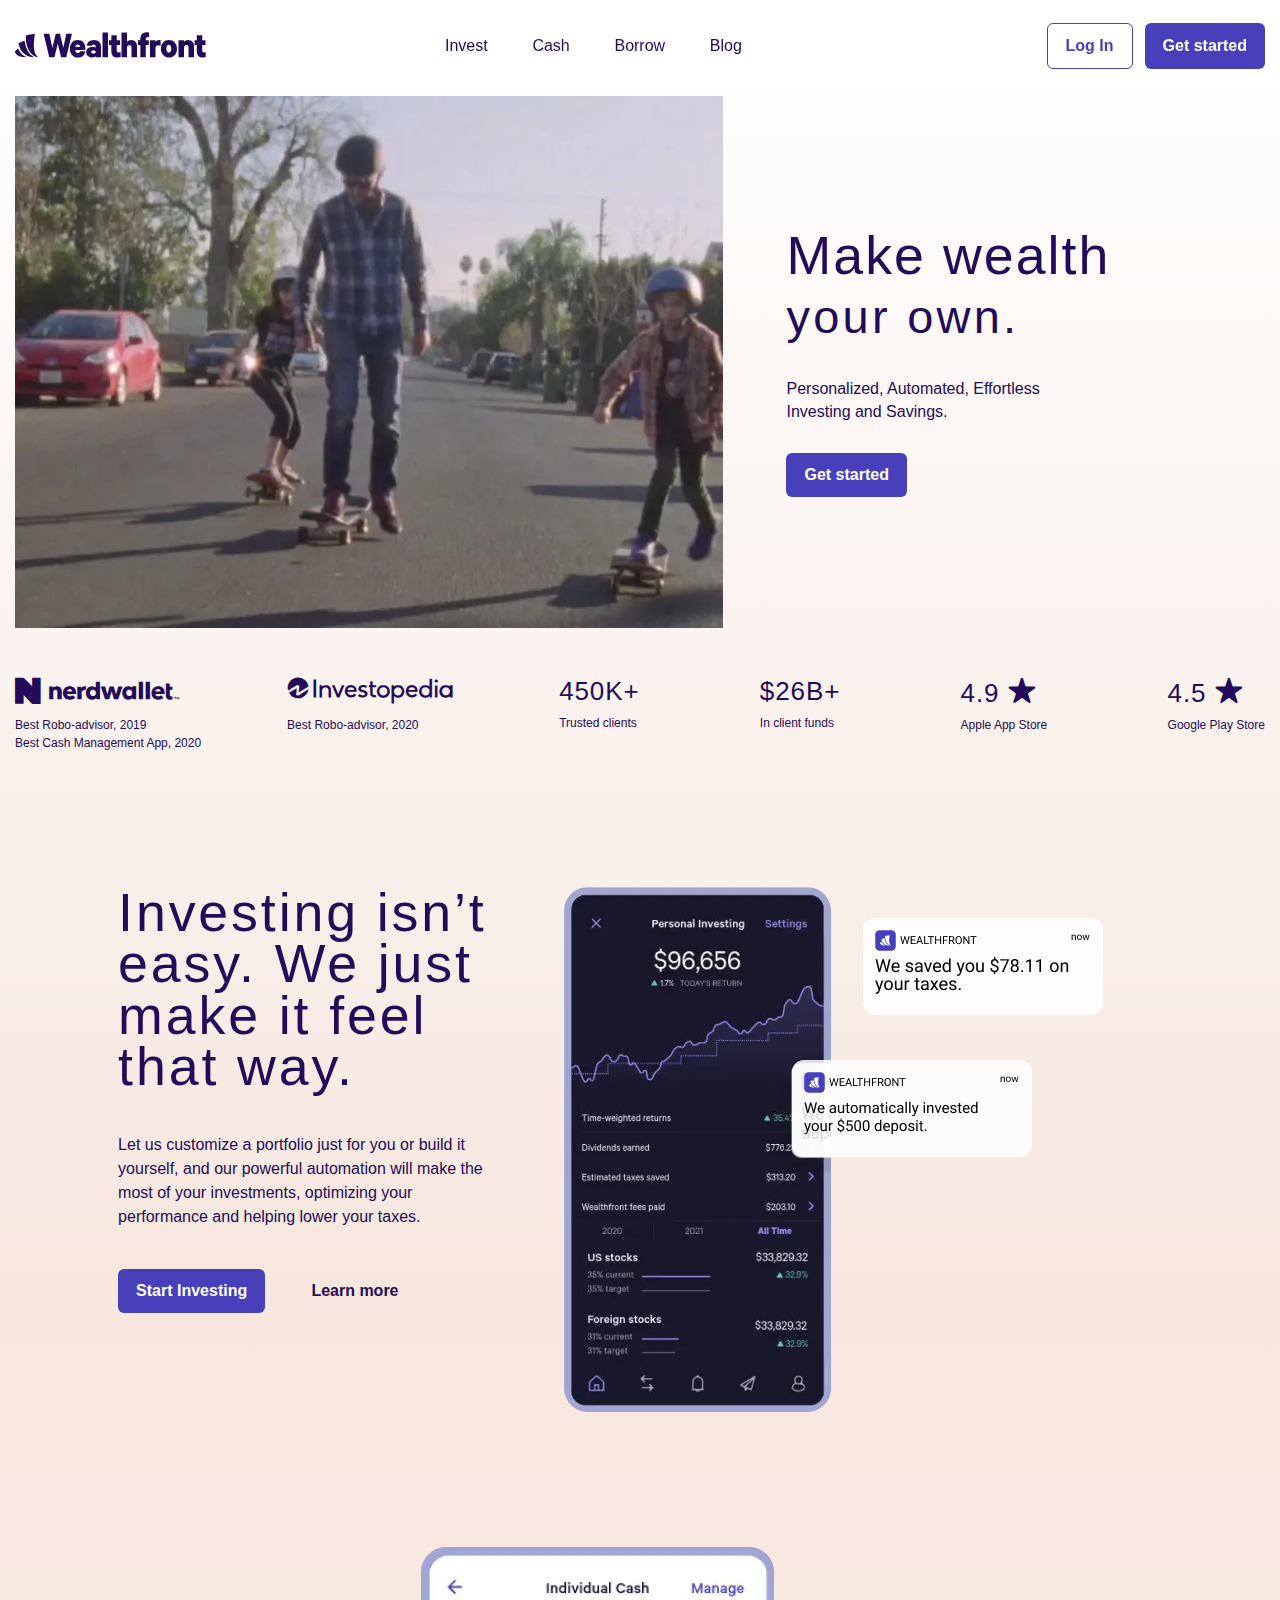
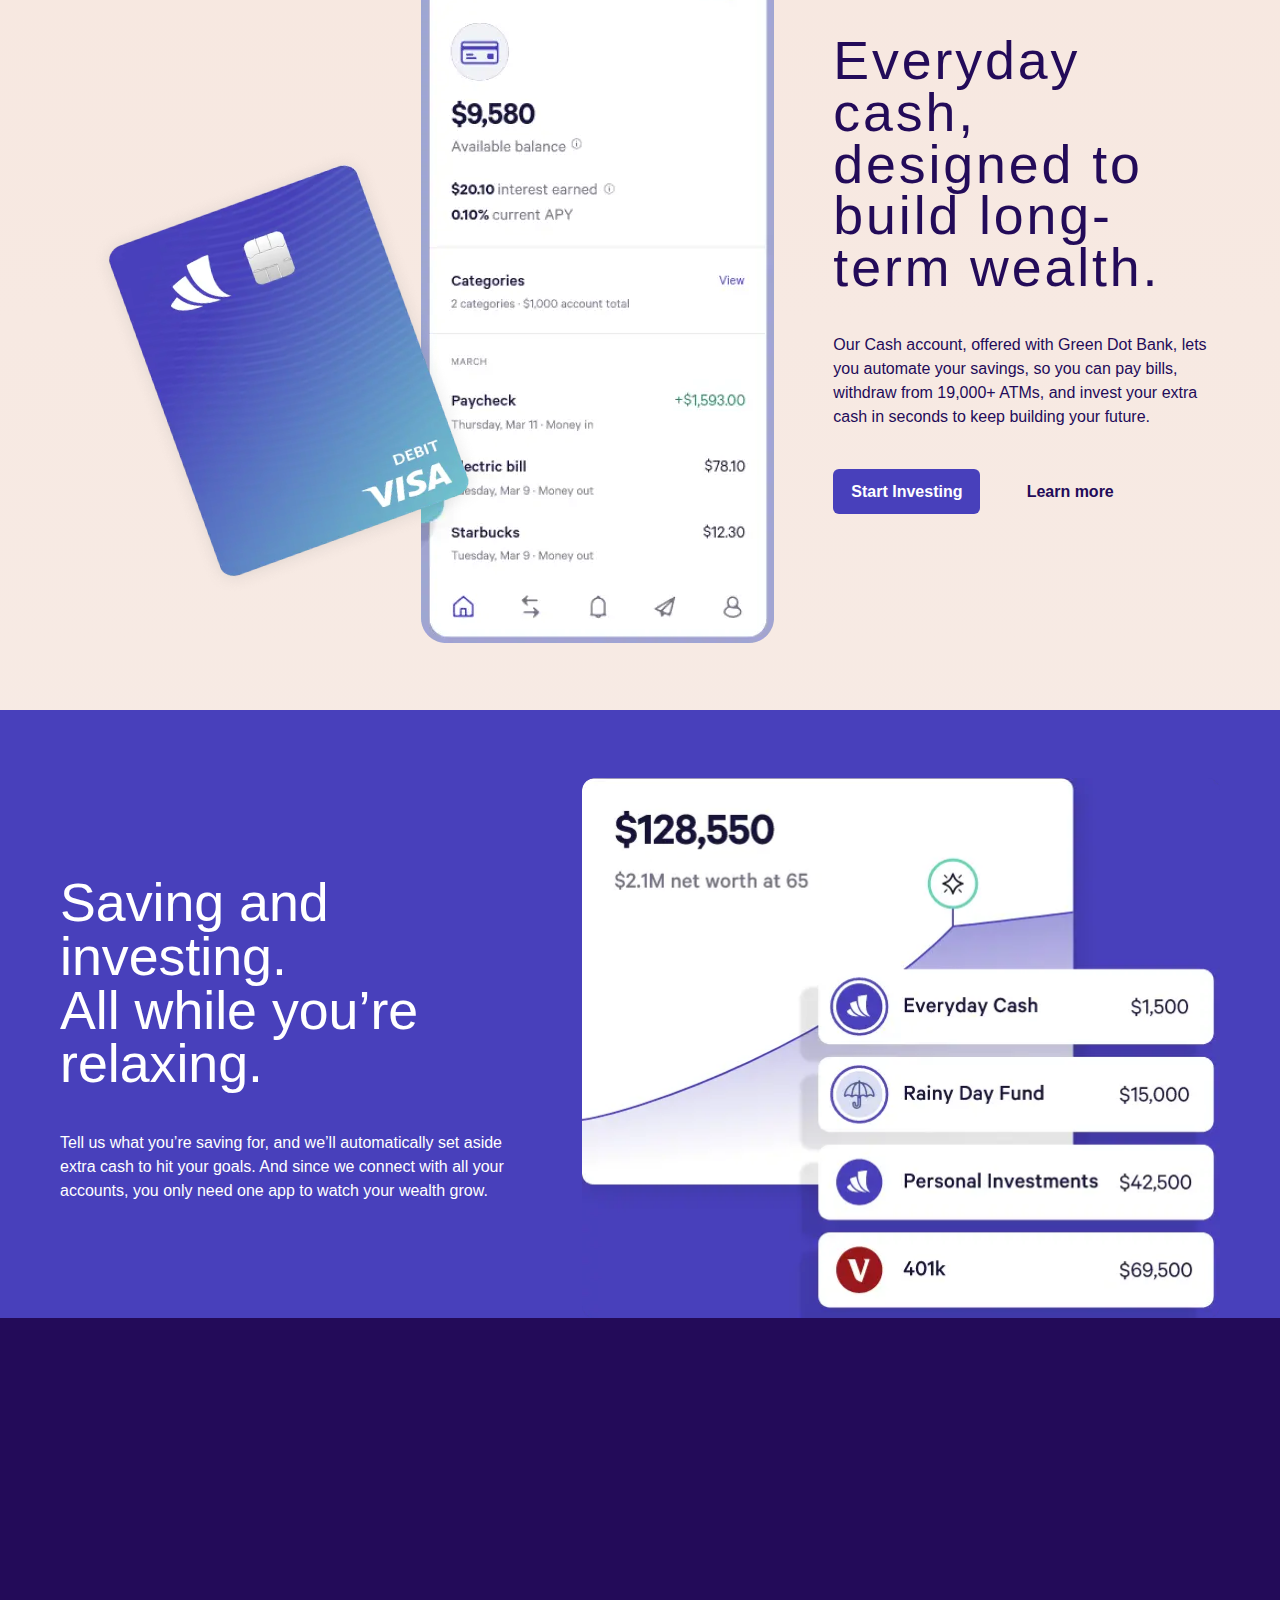
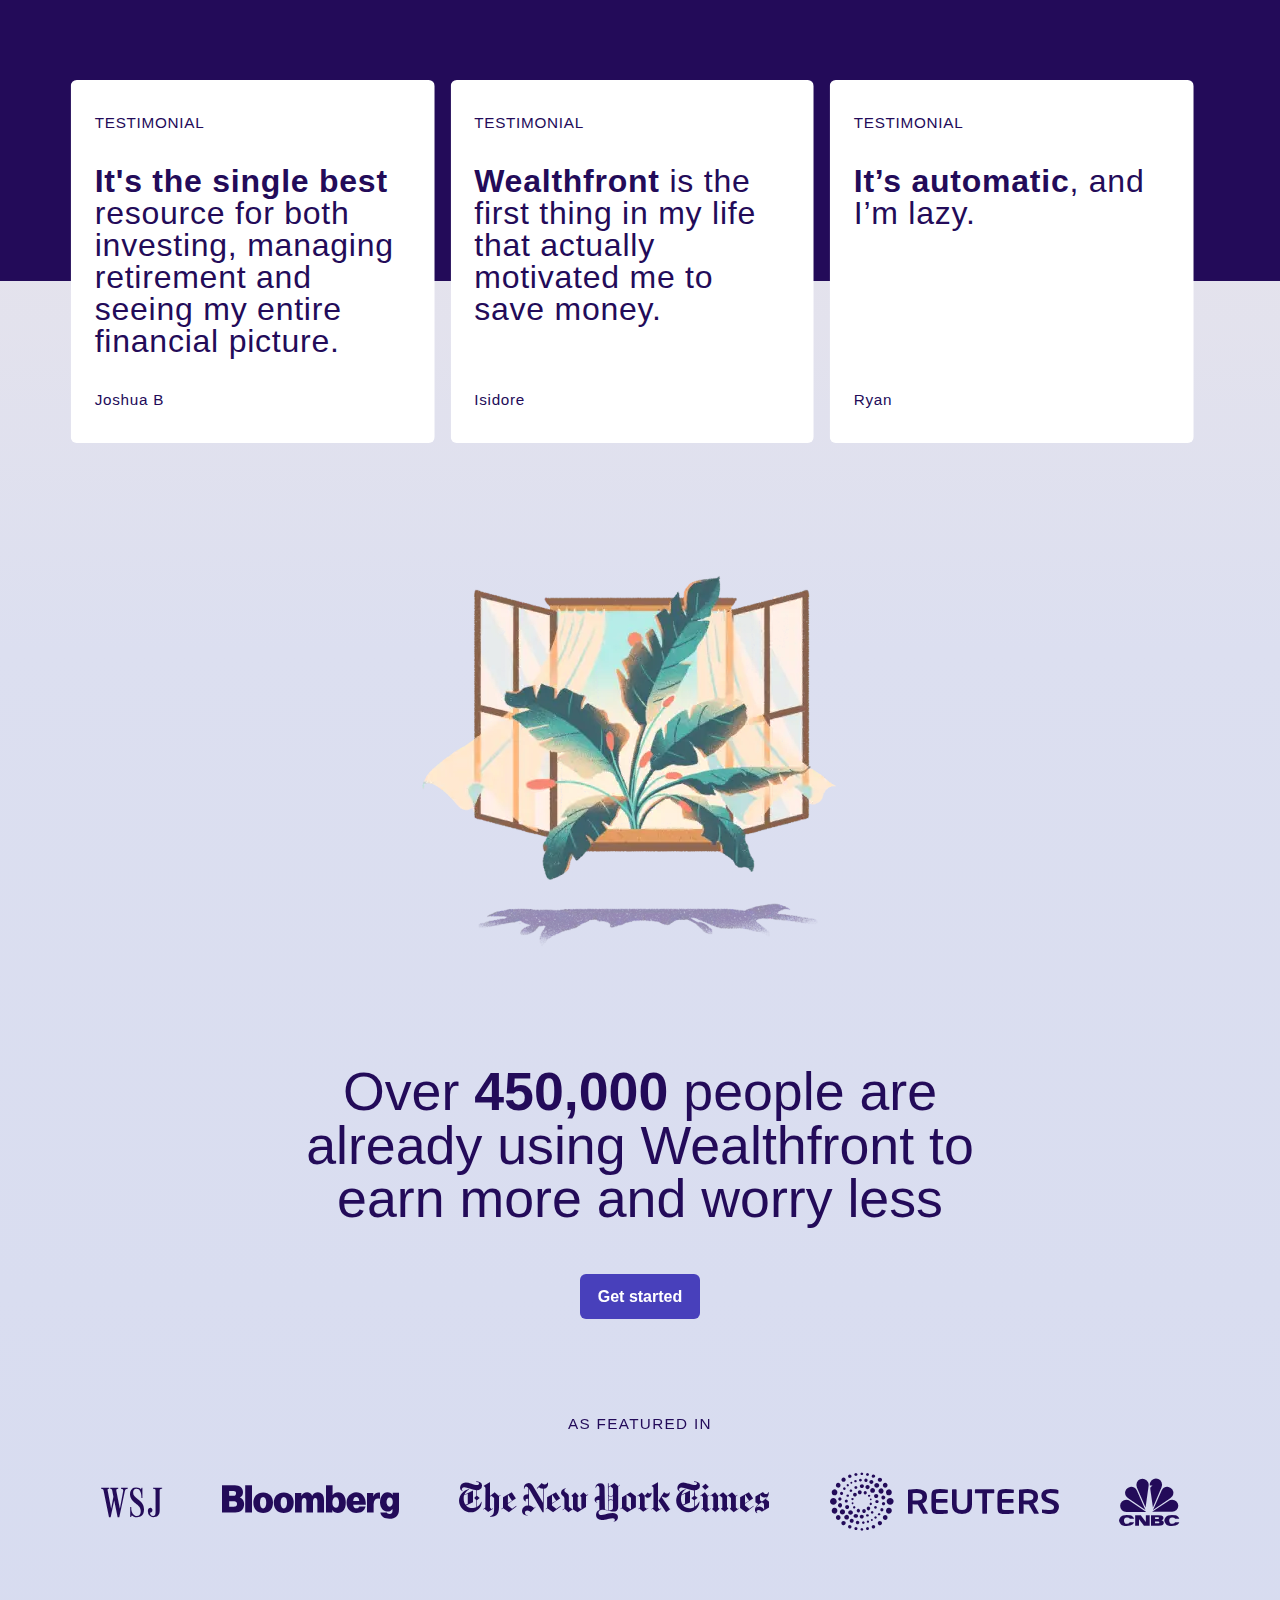
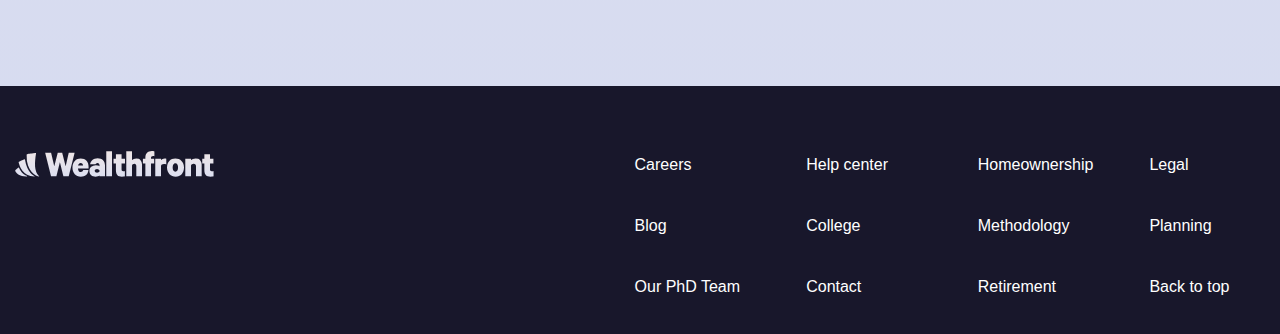
<file: index.html>
<!DOCTYPE html>
<html lang="en">
<head>
	<meta charset="UTF-8">
	<meta http-equiv="X-UA-Compatible" content="IE=edge">
	<meta name="viewport" content="width=device-width, initial-scale=1.0">
	<title>Wealthfront</title>
	<link rel="shortcut icon" href="files/favicon.ico">
	<link rel="stylesheet" href="https://unpkg.com/swiper@8/swiper-bundle.min.css?_v=20230125155638" />
	<link rel="stylesheet" href="css/style.min.css?_v=20230125155638">
</head>

<body>
	<div class="wrapper">
		<header class="header">
	<div class="header__container-xl">
		<div class="header__logo logo">
			<a href="##" class="_icon-logo">
			</a>
		</div>
		<div class="header__menu menu">
			<div class="menu__icon">
				<span></span>
			</div>
			<nav class="menu__body">
				<ul class="menu__list">
					<li><a data-goto=".investing" href="##" class="menu__link">Invest</a></li>
					<li><a data-goto=".cash" href="##" class="menu__link">Cash</a></li>
					<li><a data-goto=".saving" href="##" class="menu__link">Borrow</a></li>
					<li><a data-goto=".testimonial" href="##" class="menu__link">Blog</a></li>
				</ul>
				<div class="menu__btns">
					<a href="##" class="btn menu-btn menu-btn__login ">
						Log In
					</a>
					<a href="##" class="btn btn__get menu-btn menu-btn__get ">
						Get started
					</a>
				</div>
			</nav>
		</div>
	</div>
</header>
		<main class="page">
			<section class="hero">
				<div class="hero__container-xl">
					<div class="hero__preview preview">
						<div class="preview__img">
							<picture><source srcset="img/screen.webp" type="image/webp"><img src="img/screen.jpg" alt=""></picture>
						</div>
						<div class="preview__offer offer">
							<h2 class="offer__title">Make wealth <br> <span>your own.</span></h2>
							<div class="offer__texts">
								<p class="offer__text">
									Personalized, Automated, Effortless
								</p>
								<p class="offer__text">
									Investing and Savings.
								</p>
							</div>
							<a href="##" class="offer__cta btn btn__get">
								Get started
							</a>
						</div>
					</div>
					<div class="hero__info info">
						<div class="info-item nerdwallet">
							<h4 class="info-item__title _icon-nerdwallet"></h4>
							<p class="info-item__text">
								Best Robo-advisor, 2019
							</p>
							<p class="info-item__text">
								Best Cash Management App, 2020
							</p>

						</div>
						<div class="info-item investopedia">
							<h4 class="info-item__title _icon-investopedia"></h4>
							<p class="info-item__text">
								Best Robo-advisor, 2020
							</p>
						</div>
						<div class="info__subwrapper">
							<div class="info-item">
								<h4 class="info-item__title">450<span>K+</span></h4>
								<p class="info-item__text">
									Trusted clients
								</p>
							</div>
							<div class="info-item">
								<h4 class="info-item__title"><span>$</span>26<span>B+</span></h4>
								<p class="info-item__text">
									In client funds
								</p>
							</div>
							<div class="info-item">
								<h4 class="info-item__title _icon-star">4.9</h4>
								<p class="info-item__text">
									Apple App Store
								</p>
							</div>
							<div class="info-item">
								<h4 class="info-item__title _icon-star">4.5</h4>
								<p class="info-item__text">
									Google Play Store
								</p>
							</div>
						</div>
					</div>
				</div>
			</section>
			<section class="investing">
				<div class="investing__container">
					<div class="investing__content">
						<h2 class="investing__title">
							Investing isn’t easy. We just make it feel that way.
						</h2>
						<p class="investing__text">
							Let us customize a portfolio just for you or build it yourself, and our powerful automation will
							make the most of your investments, optimizing your performance and helping lower your taxes.
						</p>
						<div class="investing__btns">
							<a href="##" class="btn btn__get btn__investing">Start Investing</a>
							<a href="##" class="btn btn__more">Learn more</a>
						</div>
					</div>
					<div class="investing__img">
						<picture><source srcset="img/phone.webp" type="image/webp"><img src="img/phone.png" alt=""></picture>
					</div>
				</div>
			</section>
			<section class="cash">
				<div class="investing__container cash__container">
					<div class="investing__img cash__img">
						<picture><source srcset="img/phone2.webp" type="image/webp"><img src="img/phone2.png" alt=""></picture>
					</div>
					<div class="investing__content cash__content">
						<h2 class="investing__title cash__title">
							Everyday cash, designed to build long-term wealth.
						</h2>
						<p class="investing__text cash__text">
							Our Cash account, offered with Green Dot Bank, lets you automate your savings, so you can pay
							bills, withdraw from 19,000+ ATMs, and invest your extra cash in seconds to keep building your
							future.
						</p>
						<div class="investing__btns cash__btns">
							<a href="##" class="btn btn__investing btn__get ">Start Investing</a>
							<a href="##" class="btn btn__more">Learn more</a>
						</div>
						<div class="cash__bg"></div>
					</div>
				</div>
			</section>
			<section class="saving">
				<div class="saving__container">
					<div class="saving__content">
						<h2 class="saving__title">
							Saving and investing. <br> All while you’re relaxing.
						</h2>
						<p class="saving__text">
							Tell us what you’re saving for, and we’ll automatically set aside extra cash to hit your goals. And
							since we connect with all your accounts, you only need one app to watch your wealth grow.
						</p>
					</div>
					<div class="saving__img">
						<picture><source srcset="img/investing.webp" type="image/webp"><img src="img/investing.png" alt=""></picture>
					</div>
				</div>
			</section>
			<section class="testimonial">
				<div class="testimonial__wrapper">
					<div class="testimonial__slider swiper">
						<div class="testimonial__cards swiper-wrapper">
							<div class="testimonial__card swiper-slide">
								<div class="testimonial__contnet">
									<h5 class="testimonial__sub-title">
										testimonial
									</h5>
									<h4 class="testimonial__title">
										<span>It's the single best</span> resource for both investing, managing retirement and
										seeing
										my
										entire
										financial picture.
									</h4>
								</div>
								<h5 class="testimonial__author">
									Joshua B
								</h5>
							</div>
							<div class="testimonial__card swiper-slide">
								<div class="testimonial__contnet">
									<h5 class="testimonial__sub-title">
										testimonial
									</h5>
									<h4 class="testimonial__title">
										<span>Wealthfront</span> is the first thing in my life that actually motivated me to save
										money.
									</h4>
								</div>
								<h5 class="testimonial__author">
									Isidore
								</h5>
							</div>
							<div class="testimonial__card swiper-slide">
								<div class="testimonial__contnet">
									<h5 class="testimonial__sub-title">
										testimonial
									</h5>
									<h4 class="testimonial__title">
										<span>It’s automatic</span>, and I’m lazy.
									</h4>
								</div>
								<h5 class="testimonial__author">
									Ryan
								</h5>
							</div>
						</div>
						<!-- If we need pagination -->
						<div class="testimonial-pagination swiper-pagination"></div>

						<!-- If we need scrollbar -->
						<div class="testimonial-scrollbar swiper-scrollbar">

						</div>
					</div>

				</div>
			</section>
			<section class="trust">
				<div class="trust__container">
					<div class="trust__body">
						<div class="trust__img">
							<picture><source srcset="img/flower.webp" type="image/webp"><img src="img/flower.png" alt=""></picture>
						</div>
						<div class="trust__content">
							<h2 class="trust__title">
								Over <span>450,000</span> people are already using Wealthfront to earn more and worry less
							</h2>
							<div class="trust__btn"><a href="##" class="btn btn__get btn__trust">Get started</a></div>
						</div>
					</div>
					<div class="trust__featured featured">
						<h5 class="featured__sub-title">As featured in</h5>
						<div class="featured__logos">
							<div><a href="##" class="featured__logo _icon-wsj"></a></div>
							<div><a href="##" class="featured__logo _icon-bloomberg"></a></div>
							<div><a href="##" class="featured__logo _icon-times"></a></div>
							<div><a href="##" class="featured__logo _icon-reuters"></a></div>
							<div><a href="##" class="featured__logo _icon-cnbc"></a></div>
						</div>
					</div>
				</div>
			</section>
		</main>
		<footer class="footer">
	<div class="footer__container-xl">
		<div class="footer__content">
			<div class="footer__logo">
				<a href="##" class="logo__footer _icon-logo"></a>
			</div>
			<ul class="footer__menu">
				<li class="footer__list"><a href="##" class="footer__link">
						Careers
					</a></li>
				<li class="footer__list"><a href="##" class="footer__link">
						Help center
					</a></li>
				<li class="footer__list"><a href="##" class="footer__link">
						Homeownership
					</a></li>
				<li class="footer__list"><a href="##" class="footer__link">
						Legal
					</a></li>
				<li class="footer__list"><a href="##" class="footer__link">
						Blog
					</a></li>
				<li class="footer__list"><a href="##" class="footer__link">
						College
					</a></li>
				<li class="footer__list"><a href="##" class="footer__link">
						Methodology
					</a></li>
				<li class="footer__list"><a href="##" class="footer__link">
						Planning
					</a></li>
				<li class="footer__list"><a href="##" class="footer__link">
						Our PhD Team
					</a></li>
				<li class="footer__list"><a href="##" class="footer__link">
						Contact
					</a></li>
				<li class="footer__list"><a href="##" class="footer__link">
						Retirement
					</a></li>
				<li class="footer__list"><a href="##" class="footer__link" id="back2top">
						Back to top
					</a></li>
			</ul>
		</div>
	</div>
</footer>
	</div>
	<script src="js/app.min.js?_v=20230125155638"></script>
</body>

</html>
</file>
<file: css/style.min.css>
@font-face{font-family:icons;font-display:swap;src:url(../fonts/icons.woff2) format("woff2"),url(../fonts/icons);font-weight:400;font-style:normal}@font-face{font-family:icons;src:url(../fonts/icons.eot?j9k2gh);src:url(../fonts/icons.eot?j9k2gh#iefix) format("embedded-opentype"),url(../fonts/icons.ttf?j9k2gh) format("truetype"),url(../fonts/icons.woff?j9k2gh) format("woff"),url(../fonts/icons.svg?j9k2gh#icons) format("svg");font-weight:400;font-style:normal;font-display:block}[class*=" _icon-"]::after,[class*=" _icon-"]::before,[class^=_icon-]::after,[class^=_icon-]::before{font-family:icons!important;speak:never;font-style:normal;font-weight:400;font-variant:normal;text-transform:none;line-height:1;-webkit-font-smoothing:antialiased;-moz-osx-font-smoothing:grayscale}._icon-logo:before{content:"\e900"}._icon-logoItem:before{content:"\e901"}._icon-star:after{content:"\e902"}._icon-bloomberg:before{content:"\e903"}._icon-cnbc:before{content:"\e904"}._icon-investopedia:before{content:"\e905"}._icon-nerdwallet:before{content:"\e906"}._icon-reuters:before{content:"\e907"}._icon-times:before{content:"\e908"}._icon-wsj:before{content:"\e909"}*{padding:0;margin:0;border:0}*,:after,:before{-webkit-box-sizing:border-box;box-sizing:border-box}:active,:focus{outline:0}a:active,a:focus{outline:0}a{color:#000}aside,footer,header,nav{display:block}body,html{height:100%;width:100%;font-size:100%;line-height:1;-ms-text-size-adjust:100%;-moz-text-size-adjust:100%;-webkit-text-size-adjust:100%}button,input,textarea{font-family:inherit}input::-ms-clear{display:none}button{cursor:pointer}button::-moz-focus-inner{padding:0;border:0}a,a:visited{text-decoration:none}a:hover{text-decoration:none}ul li{list-style:none}img{vertical-align:top}h1,h2,h3,h4,h5,h6{font-size:inherit;font-weight:400}body{font-family:Roboto,sans-serif}.img-fluid{width:100%;height:auto}.wrapper{color:#230b59;overflow:hidden;min-height:100%;display:-webkit-box;display:-ms-flexbox;display:flex;-webkit-box-orient:vertical;-webkit-box-direction:normal;-ms-flex-direction:column;flex-direction:column;background:-webkit-gradient(linear,left top,left bottom,from(rgba(247,233,226,0)),color-stop(25%,#f7e7df),color-stop(50%,#f7ebe5),color-stop(75%,#dcdff0),to(#d6dbf0));background:-o-linear-gradient(top,rgba(247,233,226,0) 0,#f7e7df 25%,#f7ebe5 50%,#dcdff0 75%,#d6dbf0 100%);background:linear-gradient(180deg,rgba(247,233,226,0) 0,#f7e7df 25%,#f7ebe5 50%,#dcdff0 75%,#d6dbf0 100%)}section{z-index:0;position:relative;padding:4.21875rem 0}main{-webkit-box-flex:1;-ms-flex:1 1 auto;flex:1 1 auto}a{color:#230b59}.footer__link,.menu__list li{position:relative}.footer__link::after,.menu__list li::after{content:" ";position:absolute;left:0;bottom:0;width:100%;height:.09375rem;background-color:#4840bb;-webkit-transform-origin:left;-ms-transform-origin:left;transform-origin:left;-webkit-transform:scaleX(0);-ms-transform:scaleX(0);transform:scaleX(0);-webkit-transition:all .3s ease 0s;-o-transition:all .3s ease 0s;transition:all .3s ease 0s}.footer__link:hover::after,.menu__list li:hover::after{-webkit-transform:scaleX(1);-ms-transform:scaleX(1);transform:scaleX(1)}#scroll-btn{opacity:0;pointer-events:none;width:3.125rem;height:3.125rem;background-color:#fff;position:fixed;bottom:7.5%;right:7.5%;border:.125rem solid #4840bb;border-radius:50%;-webkit-transition:all .5s,border .3s,color .3s;-o-transition:all .5s,border .3s,color .3s;transition:all .5s,border .3s,color .3s}#scroll-btn span{margin-top:.75rem;display:inline-block;width:1.25rem;height:1.25rem;border:solid #230b59;border-left-width:0;border-top-width:0;border-right-width:.1875rem;border-bottom-width:.1875rem;padding:.1875rem;-webkit-transform:rotate(-135deg);-ms-transform:rotate(-135deg);transform:rotate(-135deg)}#scroll-btn.show{opacity:.8;pointer-events:all;-webkit-transition:all 1s,border .3s,color .3s;-o-transition:all 1s,border .3s,color .3s;transition:all 1s,border .3s,color .3s}#scroll-btn.show:hover{border-color:#fff}#scroll-btn.show:hover span{border-color:#4840bb}[class*=__container]{max-width:calc(80rem + 8.125rem);margin:0 auto;padding-left:calc(1.875rem + 35 * ((100vw - 320px)/ 1120));padding-right:calc(1.875rem + 35 * ((100vw - 320px)/ 1120))}[class*=__container-xl]{max-width:84em;margin:0 auto;padding:0 15px}h2{font-size:calc(2.5rem + 16 * ((100vw - 320px)/ 1120))}h3{font-size:calc(2.125rem + 16 * ((100vw - 320px)/ 1120))}h4{font-size:calc(1.75rem + 6 * ((100vw - 320px)/ 1120))}h5{font-size:calc(1.0625rem + -2 * ((100vw - 320px)/ 1120))}p{font-size:1rem;line-height:1.5em}.page>section:nth-child(1){padding-top:6rem}.btn,.btn__get,.btn__more,.menu-btn__login{min-width:-webkit-max-content;min-width:-moz-max-content;min-width:max-content;font-weight:700;font-size:1rem;padding-top:.71875rem;padding-bottom:.71875rem;padding-right:1.125rem;padding-left:1.125rem;border-radius:.375rem;line-height:1.35em;text-align:center;display:-webkit-box;display:-ms-flexbox;display:flex;-webkit-box-align:center;-ms-flex-align:center;align-items:center;-webkit-transition:all .3s ease 0s;-o-transition:all .3s ease 0s;transition:all .3s ease 0s}.btn__get{background-color:#4840bb;color:#fff;position:relative;z-index:1;overflow:hidden}.btn__get::before{opacity:0}.btn__get:hover{-webkit-box-shadow:0 4px 20px rgba(0,0,0,.2509803922);box-shadow:0 4px 20px rgba(0,0,0,.2509803922)}.btn__get:hover::before{background:-webkit-gradient(linear,left top,left bottom,from(#4840bb),to(#ad6035));background:-o-linear-gradient(top,#4840bb,#ad6035);background:linear-gradient(180deg,#4840bb,#ad6035);content:"";position:absolute;top:0;right:0;bottom:0;left:0;z-index:-1;opacity:1}.btn__more{min-width:auto}.btn__more:hover{background-color:rgba(72,64,187,.2)}.header{color:#4840bb;background-color:rgba(255,255,255,.95);position:fixed;z-index:5;width:100%}.header__container-xl{min-height:calc(4.375rem + 26 * ((100vw - 320px)/ 1120));display:-webkit-box;display:-ms-flexbox;display:flex;-webkit-box-align:center;-ms-flex-align:center;align-items:center;padding-top:.3125rem;padding-bottom:.3125rem;-webkit-box-pack:justify;-ms-flex-pack:justify;justify-content:space-between;gap:1.25rem}.header__logo{-webkit-box-flex:1;-ms-flex:1 1 33.333%;flex:1 1 33.333%;color:#230b59;font-size:1.5625rem;z-index:5}.header__menu{-webkit-box-flex:1;-ms-flex:1 1 66.666%;flex:1 1 66.666%}.menu__body{display:-webkit-box;display:-ms-flexbox;display:flex;-webkit-box-pack:justify;-ms-flex-pack:justify;justify-content:space-between;-webkit-box-align:center;-ms-flex-align:center;align-items:center;gap:1.25rem}.menu__btns{display:-webkit-box;display:-ms-flexbox;display:flex;gap:.75rem}.menu__list{display:-webkit-box;display:-ms-flexbox;display:flex;gap:calc(1.5625rem + 23 * ((100vw - 320px)/ 1120));font-size:1rem;text-transform:capitalize;line-height:1.8em}.menu-btn__login{border:1px solid #4840bb;color:#4840bb;-webkit-transition:all .3s ease 0s;-o-transition:all .3s ease 0s;transition:all .3s ease 0s}.menu-btn__login:hover{color:rgba(255,255,255,.9);background-color:rgba(35,11,89,.9)}.hero{padding-bottom:4.21875rem}.preview{display:-webkit-box;display:-ms-flexbox;display:flex;-webkit-box-align:center;-ms-flex-align:center;align-items:center;gap:3rem;margin-bottom:3.125rem}.preview__img{-webkit-box-flex:1;-ms-flex:1 1 59%;flex:1 1 59%;display:-webkit-inline-box;display:-ms-inline-flexbox;display:inline-flex;-webkit-box-pack:center;-ms-flex-pack:center;justify-content:center;max-height:calc(100vh - 14.6875rem);overflow:hidden}.preview__img img{width:100%;height:100%;-o-object-fit:cover;object-fit:cover;-o-object-position:top;object-position:top}.preview__offer{-webkit-box-flex:1;-ms-flex:1 1 41%;flex:1 1 41%;padding:0 .9375rem}.offer{display:-webkit-box;display:-ms-flexbox;display:flex;-webkit-box-orient:vertical;-webkit-box-direction:normal;-ms-flex-direction:column;flex-direction:column;-webkit-box-align:start;-ms-flex-align:start;align-items:flex-start;gap:1.875rem}.offer__title{line-height:1.1em;letter-spacing:.03798em}.offer__title span{font-size:2.9375rem;letter-spacing:.06875em}.offer__text{line-height:1.44em}.info{display:-ms-grid;display:grid;gap:1.25rem;grid-template-areas:"nerdwallet investopedia info__subwrapper";-ms-grid-columns:1.25fr 1.25rem 1.25fr 1.25rem 3.5fr;grid-template-columns:1.25fr 1.25fr 3.5fr}.info__subwrapper{-ms-grid-row:1;-ms-grid-column:5;grid-area:info__subwrapper;display:-webkit-box;display:-ms-flexbox;display:flex;-webkit-box-pack:justify;-ms-flex-pack:justify;justify-content:space-between;gap:0 1.25rem}.info-item__title{letter-spacing:.034375em;margin-bottom:.625rem;font-size:1.625rem}.info-item__title._icon-star::after{margin-left:.53125rem}.info-item__text{font-size:.75rem}.info-item.nerdwallet{-ms-grid-row:1;-ms-grid-column:1;grid-area:nerdwallet}.info-item.investopedia{-ms-grid-row:1;-ms-grid-column:3;grid-area:investopedia}.investing__container{display:-webkit-box;display:-ms-flexbox;display:flex;-webkit-box-pack:center;-ms-flex-pack:center;justify-content:center;gap:calc(1.875rem + 34 * ((100vw - 320px)/ 1120))}.investing__content{max-width:45%;display:-webkit-box;display:-ms-flexbox;display:flex;-webkit-box-orient:vertical;-webkit-box-direction:normal;-ms-flex-direction:column;flex-direction:column;gap:2.5em}.investing__title{line-height:.96em;letter-spacing:.0535714286em}.investing__btns{display:-webkit-box;display:-ms-flexbox;display:flex;-ms-flex-wrap:wrap;flex-wrap:wrap;gap:calc(.3125rem + 27 * ((100vw - 320px)/ 1120))}.investing__img{position:relative;z-index:0}.investing__img:after,.investing__img:before{z-index:1}.investing__img:before{content:url(../img/notification1.png);position:absolute;top:6%;left:50%}.investing__img:after{content:url(../img/notification2.png);position:absolute;top:33%;left:38.2%}:root{--wf-fade-stop:0%;--wf-fade-start:5%}.cash__container{-webkit-box-align:center;-ms-flex-align:center;align-items:center;-webkit-box-pack:end;-ms-flex-pack:end;justify-content:flex-end}.cash__img{display:-webkit-box;display:-ms-flexbox;display:flex;-webkit-box-pack:end;-ms-flex-pack:end;justify-content:flex-end}.no-webp .cash__img::before{background:url(../img/card.png) 0 0/contain no-repeat}.cash__img::before{content:" ";position:absolute;width:354px;height:471px;left:auto;right:calc(42% + 5 * ((100vw - 320px)/ 1120));top:70%;top:24%;-webkit-transition:all .3s ease 0s;-o-transition:all .3s ease 0s;transition:all .3s ease 0s;-webkit-transform:rotate(-10deg) scale(1);-ms-transform:rotate(-10deg) scale(1);transform:rotate(-10deg) scale(1)}.cash__img::after{display:none}.saving{background-color:#4840bb;padding-bottom:0}.saving__container{display:-webkit-box;display:-ms-flexbox;display:flex;-webkit-box-align:center;-ms-flex-align:center;align-items:center;-webkit-box-pack:justify;-ms-flex-pack:justify;justify-content:space-between;gap:10%;gap:10%}.saving__content{color:#fff;max-width:35%;max-width:35%;display:-webkit-box;display:-ms-flexbox;display:flex;-webkit-box-orient:vertical;-webkit-box-direction:normal;-ms-flex-direction:column;flex-direction:column;gap:2.5em;padding-bottom:1rem}.saving__img{min-width:55%}.saving__img img{width:100%;height:100%;-o-object-fit:cover;object-fit:cover;-o-object-position:right;object-position:right}.testimonial{padding:0;height:-webkit-fit-content;height:-moz-fit-content;height:fit-content}.testimonial__wrapper{height:35.1875rem;background:#230b59;position:relative;margin-bottom:10%}.testimonial__slider{position:absolute;left:50%;-webkit-transform:translate(-50%,0);-ms-transform:translate(-50%,0);transform:translate(-50%,0);overflow:visible;bottom:-23%;bottom:-23%;width:calc(20rem + 990 * ((100vw - 320px)/ 1120));margin:0 auto;padding:0 .9375rem}.testimonial__slider .swiper-pagination{bottom:.875rem}.testimonial__slider .swiper-pagination-bullet{width:.6875rem;height:.6875rem;line-height:1em;font-size:.6875rem;background-color:#fff}.testimonial__slider .swiper-scrollbar{z-index:1;width:90%;left:50%;bottom:.25rem;-webkit-transform:translate(-50%,0);-ms-transform:translate(-50%,0);transform:translate(-50%,0);background:rgba(255,255,255,.4);border-radius:.375rem}.testimonial__slider .swiper-scrollbar-drag{background:rgba(255,255,255,.85);border-radius:.375rem}.testimonial__cards{-webkit-box-align:center;-ms-flex-align:center;align-items:center}.testimonial__card{display:-webkit-box;display:-ms-flexbox;display:flex;-webkit-box-orient:vertical;-webkit-box-direction:normal;-ms-flex-direction:column;flex-direction:column;gap:2rem;border-radius:.375rem;padding:2rem 1.5rem;background-color:#fff}.testimonial__card:not(:last-child){margin-right:1rem}.testimonial__contnet{-webkit-box-flex:1;-ms-flex:1 1 auto;flex:1 1 auto}.testimonial__author,.testimonial__sub-title{text-transform:uppercase;line-height:1.4em;letter-spacing:.0466666667em;margin-bottom:2rem}.testimonial__title{font-size:calc(1.375rem + 20 * ((100vw - 320px)/ 1120));line-height:1em;letter-spacing:.0238095238em}.testimonial__title span{font-weight:700}.testimonial__author{text-transform:none;margin-bottom:0}.trust{padding:0 0 9.375rem 0}.trust__container>:not(:last-child){margin-bottom:6rem}.trust__body{text-align:center}.trust__body>:not(:last-child){margin-bottom:3.5625rem}.trust__img img{max-width:100%}.trust__content>:not(:last-child){margin-bottom:3rem}.trust__btn{max-width:-webkit-fit-content;max-width:-moz-fit-content;max-width:fit-content;margin:0 auto}.trust__title{margin:0 auto;max-width:47.9375rem}.trust__title span{font-weight:700}.featured{text-align:center}.featured>:not(:last-child){margin-bottom:2.5rem}.featured__sub-title{text-transform:uppercase;line-height:1.18em;letter-spacing:.0875em}.featured__logos{display:-webkit-inline-box;display:-ms-inline-flexbox;display:inline-flex;-webkit-box-align:center;-ms-flex-align:center;align-items:center;-ms-flex-wrap:wrap;flex-wrap:wrap;-webkit-box-pack:center;-ms-flex-pack:center;justify-content:center;row-gap:calc(2.1875rem + -15 * ((100vw - 320px)/ 1120))}.featured__logos>:not(:last-child){margin-right:3.75rem}.featured__logo{-webkit-transition:all .3s ease 0s;-o-transition:all .3s ease 0s;transition:all .3s ease 0s}.featured__logo._icon-wsj{font-size:calc(2.1875rem + -5 * ((100vw - 320px)/ 1120))}.featured__logo._icon-bloomberg{font-size:calc(2.3125rem + -4 * ((100vw - 320px)/ 1120))}.featured__logo._icon-times{font-size:calc(2.1875rem + 8 * ((100vw - 320px)/ 1120))}.featured__logo._icon-reuters{font-size:calc(3.125rem + 10 * ((100vw - 320px)/ 1120))}.featured__logo._icon-cnbc{font-size:calc(3.125rem + -3 * ((100vw - 320px)/ 1120))}.footer{background-color:#18172b;color:#fff}.footer a{color:#fff}.footer__content{padding-top:4.0625rem;padding-bottom:2rem;display:-webkit-box;display:-ms-flexbox;display:flex;-webkit-box-pack:justify;-ms-flex-pack:justify;justify-content:space-between;-webkit-box-align:start;-ms-flex-align:start;align-items:flex-start}.footer__content>:not(:last-child){margin-right:1.25rem}.footer__logo{font-size:1.625rem;color:transparent;background:-webkit-gradient(linear,left top,left bottom,color-stop(-42.34%,#f7e9e2),to(#dadef1));background:-o-linear-gradient(top,#f7e9e2 -42.34%,#dadef1 100%);background:linear-gradient(180deg,#f7e9e2 -42.34%,#dadef1 100%);-webkit-background-clip:text;-webkit-text-fill-color:transparent;color:transparent;padding-right:.5rem}.footer__menu{display:-ms-grid;display:grid;-ms-grid-columns:1fr 1fr 1fr 1fr;grid-template-columns:1fr 1fr 1fr 1fr;-ms-grid-rows:auto;grid-template-rows:auto;gap:2rem 3.5rem}.footer__link{font-size:1rem;line-height:1.8em}.footer__link::after{background-color:#fff}@media (min-width:62em){.investing__content{max-width:33.333%}.investing__img{width:598px}.cash__img{width:784px}.testimonial_cards{-webkit-transition:all .3s ease 0s;-o-transition:all .3s ease 0s;transition:all .3s ease 0s;display:-webkit-box;display:-ms-flexbox;display:flex;-webkit-box-pack:justify;-ms-flex-pack:justify;justify-content:space-between}.testimonial__card{-webkit-box-flex:1;-ms-flex:1;flex:1;height:100%!important}}@media (min-width:90em){#scroll-btn{width:calc(.625rem + 40 * ((100vw - 320px)/ 1120))}#scroll-btn{height:calc(.625rem + 40 * ((100vw - 320px)/ 1120))}#scroll-btn span{margin-top:calc(.375rem + 6 * ((100vw - 320px)/ 1120))}#scroll-btn span{width:calc(.3125rem + 15 * ((100vw - 320px)/ 1120))}#scroll-btn span{height:calc(.3125rem + 15 * ((100vw - 320px)/ 1120))}#scroll-btn span{border-right-width:calc(.0625rem + 2 * ((100vw - 320px)/ 1120))}#scroll-btn span{border-bottom-width:calc(.0625rem + 2 * ((100vw - 320px)/ 1120))}p{font-size:calc(.75rem + 4 * ((100vw - 320px)/ 1120))}.page>section:nth-child(1){padding-top:calc(4.375rem + 26 * ((100vw - 320px)/ 1120))}.btn,.btn__get,.btn__more,.menu-btn__login{font-size:calc(.75rem + 4 * ((100vw - 320px)/ 1120))}.btn,.btn__get,.btn__more,.menu-btn__login{padding-top:calc(.5390625rem + 2.875 * ((100vw - 320px)/ 1120))}.btn,.btn__get,.btn__more,.menu-btn__login{padding-bottom:calc(.5390625rem + 2.875 * ((100vw - 320px)/ 1120))}.btn,.btn__get,.btn__more,.menu-btn__login{padding-right:calc(.84375rem + 4.5 * ((100vw - 320px)/ 1120))}.btn,.btn__get,.btn__more,.menu-btn__login{padding-left:calc(.84375rem + 4.5 * ((100vw - 320px)/ 1120))}.header__logo{font-size:calc(1.171875rem + 6.25 * ((100vw - 320px)/ 1120))}.menu__list{font-size:calc(.75rem + 4 * ((100vw - 320px)/ 1120))}.offer__title span{font-size:calc(2.203125rem + 11.75 * ((100vw - 320px)/ 1120))}.info-item__title{font-size:calc(1.21875rem + 6.5 * ((100vw - 320px)/ 1120))}.info-item__text{font-size:calc(.5625rem + 3 * ((100vw - 320px)/ 1120))}.footer__content{padding-top:calc(3.046875rem + 16.25 * ((100vw - 320px)/ 1120))}.footer__content{padding-bottom:calc(1.5rem + 8 * ((100vw - 320px)/ 1120))}.footer__logo{font-size:calc(1.21875rem + 6.5 * ((100vw - 320px)/ 1120))}.footer__link{font-size:calc(.75rem + 4 * ((100vw - 320px)/ 1120))}}@media (min-width:100em){[class*=__container]{max-width:80%}[class*=__container-xl]{max-width:90%}}@media (max-width:80em){.cash__img::before{width:calc(177px + 177 * ((100vw - 320px)/ 960))}.cash__img::before{height:calc(235px + 236 * ((100vw - 320px)/ 960))}.cash__img::before{top:calc(24% + 46 * ((100vw - 320px)/ 960))}.saving__container{gap:calc(5% + 5 * ((100vw - 320px)/ 960))}.saving__content{max-width:calc(100% + -65 * ((100vw - 320px)/ 960))}.testimonial__wrapper{height:calc(23.75rem + 183 * ((100vw - 320px)/ 960))}.testimonial__slider{bottom:calc(-30% + 7 * ((100vw - 320px)/ 960))}.featured__logos>:not(:last-child){margin-right:calc(1.25rem + 40 * ((100vw - 320px)/ 960))}.testimonial__title{font-size:32px}}@media (max-width:61.9375em){.header__container-xl{gap:5%}.header__logo{-webkit-box-flex:0;-ms-flex:0 1 auto;flex:0 1 auto}.info{-ms-grid-columns:1fr 25px 1fr;grid-template-columns:1fr 1fr;-ms-grid-rows:auto 25px auto 25px auto;grid-template-rows:repeat(3,auto);gap:25px;grid-template-areas:"nerdwallet nerdwallet" "investopedia investopedia" "info__subwrapper info__subwrapper"}.info>*{-ms-grid-column-align:center;justify-self:center}.info__subwrapper{--columns:2;--gap:1.5625rem;--gap-columns:calc(var(--columns) - 1);--gap-count:calc(var(--gap) / var(--columns) * var(--gap-columns));-ms-flex-wrap:wrap;flex-wrap:wrap;gap:var(--gap);margin-top:.625rem;width:100%}.info__subwrapper>*{-webkit-box-flex:1;-ms-flex:1 1 calc(100% / var(--columns) - var(--gap-count));flex:1 1 calc(100% / var(--columns) - var(--gap-count))}.info-item{text-align:center}.investing__img::before{top:48%;left:18%}.investing__img::after{top:72%;left:-18%}.cash__img{z-index:2;-webkit-box-pack:start;-ms-flex-pack:start;justify-content:flex-start}.cash__img img{width:95%}.cash__img::before{z-index:-1;left:auto;top:35%;right:-30%;-webkit-filter:blur(1px);filter:blur(1px);opacity:.75}.cash__content{max-width:50%;z-index:3;position:relative}.cash__bg{position:absolute;background:#d6dbf0;width:100%;height:100%;z-index:-1;-webkit-filter:blur(100px);filter:blur(100px);left:-50px}.testimonial__slider{max-width:50rem;overflow:hidden}.testimonial__card{position:relative;padding-bottom:45px}.testimonial__card::after{content:"";height:35px;width:100%;position:absolute;border-radius:0 0 6px 6px;left:0;bottom:0;background-color:rgba(72,64,187,.85)}.featured__logos{-webkit-column-gap:40px;-moz-column-gap:40px;column-gap:40px}.featured__logos>:not(:last-child){margin-right:0}.footer__content{-webkit-box-orient:vertical;-webkit-box-direction:normal;-ms-flex-direction:column;flex-direction:column}.footer__content>:not(:last-child){margin-bottom:50px;margin-right:auto}.info__subwrapper{-ms-grid-row:5;-ms-grid-column:1;-ms-grid-column-span:3}.info-item.nerdwallet{-ms-grid-row:1;-ms-grid-column:1;-ms-grid-column-span:3}.info-item.investopedia{-ms-grid-row:3;-ms-grid-column:1;-ms-grid-column-span:3}}@media (max-width:61.9375em) and (max-width:80em){.testimonial__slider{max-width:calc(20rem + 480 * ((100vw - 320px)/ 960))}}@media (max-width:55.625em){.menu__icon{z-index:5;display:block;position:relative;width:44px;height:33px;margin-left:auto;cursor:pointer}.menu__icon._active span,.menu__icon._active::after,.menu__icon._active::before{background-color:#fff}.menu__icon span,.menu__icon::after,.menu__icon::before{left:0;position:absolute;height:10%;width:100%;-webkit-transition:all .3s ease 0s;-o-transition:all .3s ease 0s;transition:all .3s ease 0s;background:#4840bb;border-radius:6px}.menu__icon::after,.menu__icon::before{content:""}.menu__icon::before{top:0}.menu__icon::after{bottom:0}.menu__icon span{top:50%;-webkit-transform:scale(1) translate(0,-50%);-ms-transform:scale(1) translate(0,-50%);transform:scale(1) translate(0,-50%);width:100%}.menu__icon._active span{-webkit-transform:scale(0) translate(0,-50%);-ms-transform:scale(0) translate(0,-50%);transform:scale(0) translate(0,-50%)}.menu__icon._active:before{top:50%;-webkit-transform:rotate(45deg) translate(0,-50%);-ms-transform:rotate(45deg) translate(0,-50%);transform:rotate(45deg) translate(0,-50%)}.menu__icon._active:after{bottom:50%;-webkit-transform:rotate(-45deg) translate(0,50%);-ms-transform:rotate(-45deg) translate(0,50%);transform:rotate(-45deg) translate(0,50%)}.menu__body{-webkit-box-orient:vertical;-webkit-box-direction:normal;-ms-flex-direction:column;flex-direction:column;padding:15px 0 30px 0;position:fixed;right:-100%;top:0;width:calc(15rem + 160 * ((100vw - 320px)/ 1120));height:100%;background-color:rgba(35,11,89,.85);z-index:1;-webkit-transition:all .6s ease 0s;-o-transition:all .6s ease 0s;transition:all .6s ease 0s;overflow:auto}.menu__body._active{right:0}.menu__list{-webkit-box-orient:vertical;-webkit-box-direction:normal;-ms-flex-direction:column;flex-direction:column;-ms-flex-item-align:start;align-self:flex-start;padding:0 20px;gap:0}.menu__list>li{display:-webkit-box;display:-ms-flexbox;display:flex;-ms-flex-wrap:wrap;flex-wrap:wrap;margin:0;padding:22px 0;max-width:-webkit-fit-content;max-width:-moz-fit-content;max-width:fit-content}.menu__list>li a{color:#fff}.menu__list>li:last-child{margin-bottom:0}.menu-btn__login{color:#fff;border:2px solid #4840bb}}@media (max-width:47.9375em){.header{background-color:rgba(255,255,255,.85)}.offer{-webkit-box-align:center;-ms-flex-align:center;align-items:center;text-align:center}.offer__text{display:inline}.hero__container-xl{padding:0}.hero__preview{-webkit-box-orient:vertical;-webkit-box-direction:normal;-ms-flex-direction:column;flex-direction:column}.hero__info{padding:0 15px}.investing__container{-webkit-box-orient:vertical;-webkit-box-direction:reverse;-ms-flex-direction:column-reverse;flex-direction:column-reverse}.investing__content{max-width:33.333%}.investing__img img{margin-left:-2.5%;width:100%;height:570px;-o-object-fit:none;object-fit:none;-o-object-position:top left;object-position:top left;-webkit-mask-image:-webkit-gradient(linear,left bottom,left top,from(rgba(0,0,0,0)),to(#fff));-webkit-mask-image:linear-gradient(0deg,rgba(0,0,0,0) var(--wf-fade-stop,60%),#fff var(--wf-fade-start,75%))}.investing__img::after,.investing__img::before{right:auto}.investing__img::before{left:350%;top:-50%}.investing__img::after{left:230%;top:10%}.cash__container{-webkit-box-orient:vertical;-webkit-box-direction:normal;-ms-flex-direction:column;flex-direction:column}.cash__img{width:100%;display:block}.cash__img img{-o-object-position:top right;object-position:top right;max-height:70vh}.cash__img::before{max-height:60vh;-webkit-filter:blur(.1px);filter:blur(.1px);opacity:.95;left:5%!important;top:12%!important}.cash__content{text-align:right;-webkit-box-align:end;-ms-flex-align:end;align-items:flex-end}.saving__container{-webkit-box-orient:vertical;-webkit-box-direction:normal;-ms-flex-direction:column;flex-direction:column;gap:6vh}.footer__content{-webkit-box-align:stretch;-ms-flex-align:stretch;align-items:stretch}.footer__menu{-ms-grid-columns:1fr 1fr 1fr;grid-template-columns:1fr 1fr 1fr}}@media (max-width:47.9375em) and (max-width:80em){.investing__content{max-width:calc(100% + -66.667 * ((100vw - 320px)/ 960))}.investing__img img{width:calc(105% + -5 * ((100vw - 320px)/ 960))}.investing__img img{height:calc(400px + 170 * ((100vw - 320px)/ 960))}.investing__img::before{left:calc(7% + 343 * ((100vw - 320px)/ 960))}.investing__img::before{top:calc(50% + -100 * ((100vw - 320px)/ 960))}.investing__img::after{left:calc(7% + 223 * ((100vw - 320px)/ 960))}.investing__img::after{top:calc(77% + -67 * ((100vw - 320px)/ 960))}}@media (max-width:35.9375em){.menu__icon._active span,.menu__icon._active::after,.menu__icon._active::before{background-color:#230b59}.menu__body{background-color:rgba(35,11,89,.95)}.menu__body._active::before{content:"";position:fixed;width:100%;top:0;left:0;height:calc(4.375rem + 26 * ((100vw - 320px)/ 1120));background-color:#fff;z-index:2}.menu__list{margin-top:calc(4.375rem + 26 * ((100vw - 320px)/ 1120))}.investing__content{text-align:center;-webkit-box-align:center;-ms-flex-align:center;align-items:center}.investing__btns{-webkit-box-pack:center;-ms-flex-pack:center;justify-content:center}.cash__img{width:100%}.testimonial__wrapper{margin-bottom:0}.trust__img img{-o-object-fit:none;object-fit:none}.footer__menu{-ms-grid-columns:1fr 1fr;grid-template-columns:1fr 1fr}}@media (max-width:35.9375em) and (max-width:80em){.cash__img{width:calc(100% + 0 * ((100vw - 320px)/ 960))}.testimonial__wrapper{margin-bottom:calc(12.5rem + -200 * ((100vw - 320px)/ 960))}}@media (max-width:26.25em){.cash__img img{-o-object-fit:cover;object-fit:cover}}.webp .cash__img::before{background:url(../img/card.webp) 0 0/contain no-repeat}
</file>
